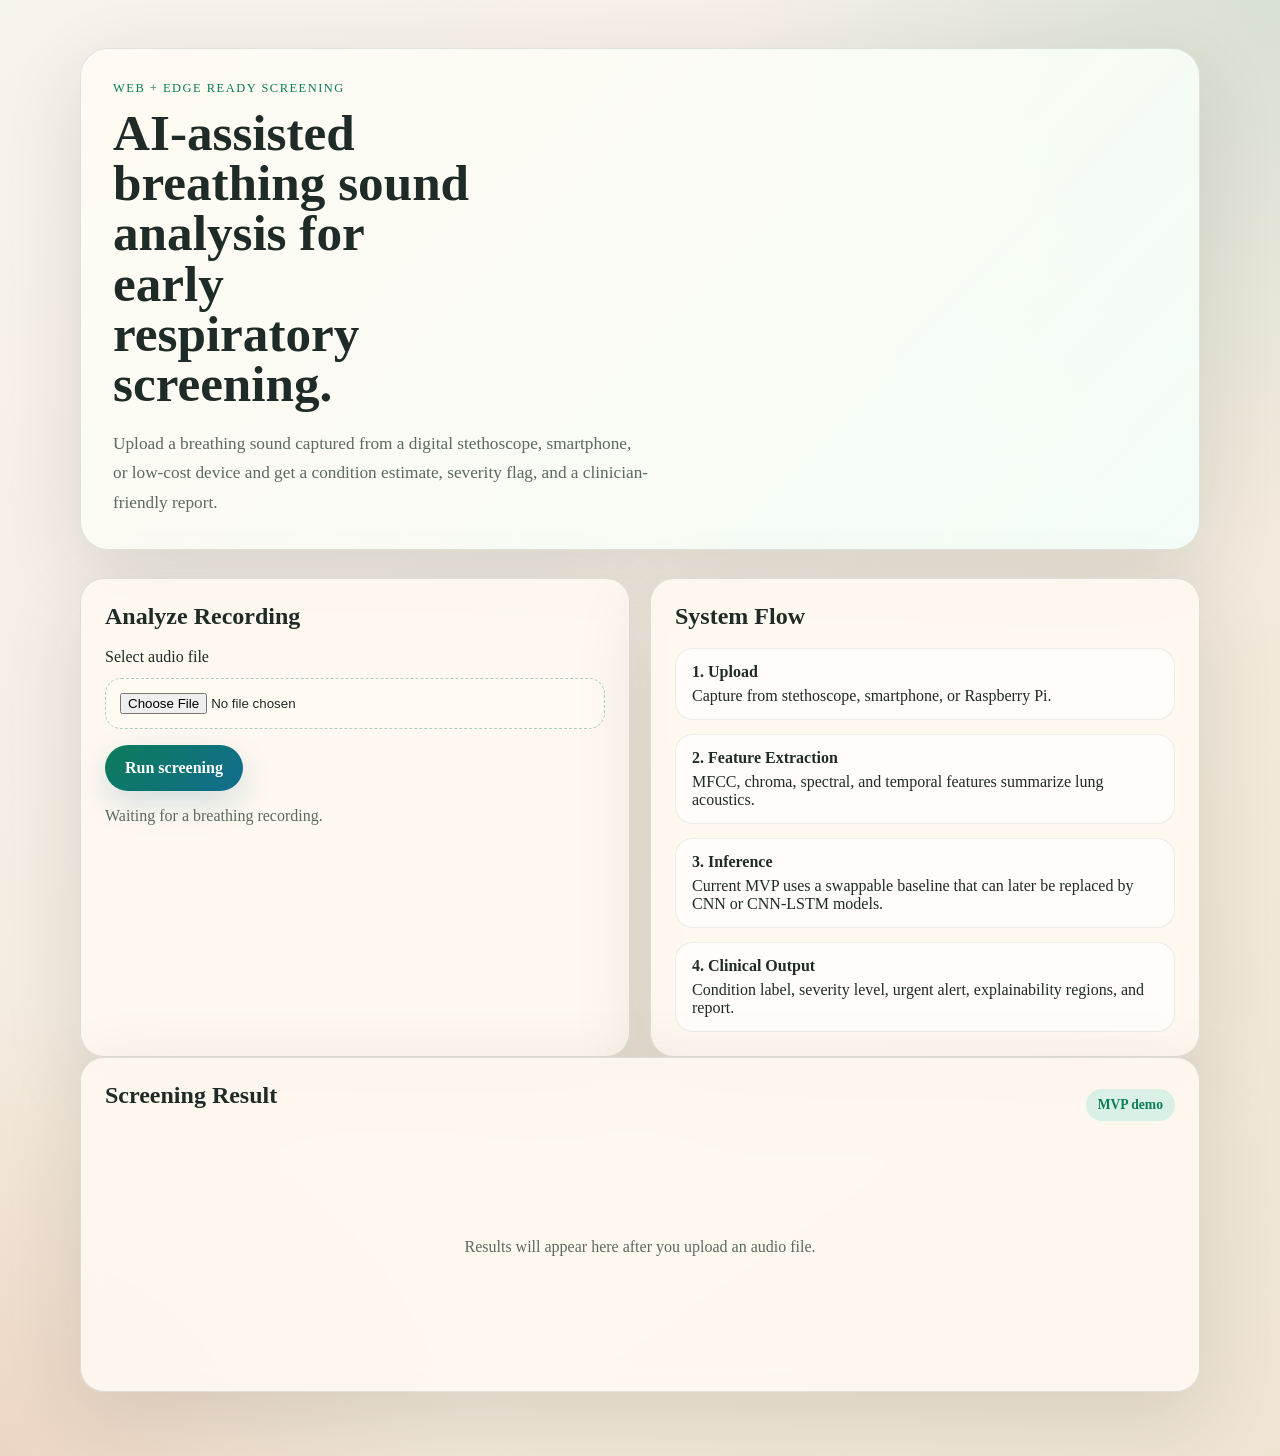
<file: static/index.html>
<!DOCTYPE html>
<html lang="en">
  <head>
    <meta charset="UTF-8" />
    <meta name="viewport" content="width=device-width, initial-scale=1.0" />
    <title>Respiratory AI Screening</title>
    <link rel="stylesheet" href="/static/styles.css" />
  </head>
  <body>
    <main class="page-shell">
      <section class="hero">
        <p class="eyebrow">Web + Edge Ready Screening</p>
        <h1>AI-assisted breathing sound analysis for early respiratory screening.</h1>
        <p class="hero-copy">
          Upload a breathing sound captured from a digital stethoscope, smartphone, or low-cost device and get a
          condition estimate, severity flag, and a clinician-friendly report.
        </p>
      </section>

      <section class="grid">
        <article class="panel upload-panel">
          <h2>Analyze Recording</h2>
          <form id="upload-form">
            <label class="file-picker" for="audio-file">
              <span>Select audio file</span>
              <input id="audio-file" name="file" type="file" accept=".wav,.mp3,.m4a,.flac,.ogg" required />
            </label>
            <button id="submit-button" type="submit">Run screening</button>
          </form>
          <p id="status-message" class="status idle">Waiting for a breathing recording.</p>
        </article>

        <article class="panel pipeline-panel">
          <h2>System Flow</h2>
          <div class="pipeline-list">
            <div class="pipeline-step">
              <strong>1. Upload</strong>
              <span>Capture from stethoscope, smartphone, or Raspberry Pi.</span>
            </div>
            <div class="pipeline-step">
              <strong>2. Feature Extraction</strong>
              <span>MFCC, chroma, spectral, and temporal features summarize lung acoustics.</span>
            </div>
            <div class="pipeline-step">
              <strong>3. Inference</strong>
              <span>Current MVP uses a swappable baseline that can later be replaced by CNN or CNN-LSTM models.</span>
            </div>
            <div class="pipeline-step">
              <strong>4. Clinical Output</strong>
              <span>Condition label, severity level, urgent alert, explainability regions, and report.</span>
            </div>
          </div>
        </article>
      </section>

      <section class="panel results-panel">
        <div class="panel-heading">
          <h2>Screening Result</h2>
          <span class="badge">MVP demo</span>
        </div>
        <div id="results" class="results empty">
          <p>Results will appear here after you upload an audio file.</p>
        </div>
      </section>
    </main>

    <script src="/static/app.js"></script>
  </body>
  </html>
</file>
<file: static/styles.css>
:root {
  --bg: #f4efe7;
  --surface: rgba(255, 250, 242, 0.88);
  --surface-strong: #fffaf2;
  --text: #1e2b26;
  --muted: #5c6a61;
  --accent: #0c7c59;
  --accent-soft: #d8f0e6;
  --warn: #c75c24;
  --border: rgba(30, 43, 38, 0.12);
  --shadow: 0 24px 80px rgba(32, 40, 36, 0.12);
}

* {
  box-sizing: border-box;
}

body {
  margin: 0;
  min-height: 100vh;
  font-family: Georgia, "Times New Roman", serif;
  color: var(--text);
  background:
    radial-gradient(circle at top right, rgba(12, 124, 89, 0.12), transparent 28%),
    radial-gradient(circle at bottom left, rgba(199, 92, 36, 0.14), transparent 24%),
    linear-gradient(145deg, #f7f3ed 0%, #efe4d2 100%);
}

.page-shell {
  width: min(1120px, calc(100% - 32px));
  margin: 0 auto;
  padding: 48px 0 64px;
}

.hero {
  margin-bottom: 28px;
  padding: 32px;
  border: 1px solid var(--border);
  border-radius: 28px;
  background: linear-gradient(135deg, rgba(255, 250, 242, 0.96), rgba(243, 255, 249, 0.9));
  box-shadow: var(--shadow);
}

.eyebrow {
  margin: 0 0 12px;
  letter-spacing: 0.12em;
  text-transform: uppercase;
  font-size: 0.78rem;
  color: var(--accent);
}

.hero h1 {
  margin: 0;
  max-width: 14ch;
  font-size: clamp(2.6rem, 4vw, 4.6rem);
  line-height: 0.98;
}

.hero-copy {
  max-width: 62ch;
  margin: 20px 0 0;
  font-size: 1.08rem;
  line-height: 1.7;
  color: var(--muted);
}

.grid {
  display: grid;
  grid-template-columns: repeat(2, minmax(0, 1fr));
  gap: 20px;
}

.panel {
  padding: 24px;
  border-radius: 24px;
  border: 1px solid var(--border);
  background: var(--surface);
  backdrop-filter: blur(12px);
  box-shadow: var(--shadow);
}

.panel h2 {
  margin-top: 0;
  margin-bottom: 18px;
  font-size: 1.5rem;
}

.file-picker {
  display: grid;
  gap: 12px;
  margin-bottom: 16px;
}

.file-picker input {
  padding: 14px;
  border-radius: 16px;
  border: 1px dashed rgba(12, 124, 89, 0.34);
  background: var(--surface-strong);
}

button {
  border: none;
  border-radius: 999px;
  padding: 14px 20px;
  font: inherit;
  font-weight: 700;
  color: white;
  cursor: pointer;
  background: linear-gradient(135deg, #0c7c59, #126c8f);
  transition: transform 0.18s ease, box-shadow 0.18s ease;
  box-shadow: 0 12px 32px rgba(18, 108, 143, 0.18);
}

button:hover {
  transform: translateY(-1px);
}

button:disabled {
  cursor: progress;
  opacity: 0.7;
}

.status {
  margin-bottom: 0;
  color: var(--muted);
}

.status.error {
  color: #9b2c2c;
}

.status.success {
  color: var(--accent);
}

.pipeline-list {
  display: grid;
  gap: 14px;
}

.pipeline-step {
  padding: 14px 16px;
  border-radius: 18px;
  background: rgba(255, 255, 255, 0.62);
  border: 1px solid rgba(30, 43, 38, 0.08);
}

.pipeline-step strong,
.result-card h3,
.explanation-card h3,
.report-card h3 {
  display: block;
  margin-bottom: 6px;
}

.panel-heading {
  display: flex;
  align-items: center;
  justify-content: space-between;
  gap: 12px;
}

.badge {
  display: inline-flex;
  align-items: center;
  padding: 8px 12px;
  border-radius: 999px;
  background: var(--accent-soft);
  color: var(--accent);
  font-size: 0.85rem;
  font-weight: 700;
}

.results {
  min-height: 240px;
}

.results.empty {
  display: grid;
  place-items: center;
  color: var(--muted);
}

.result-layout {
  display: grid;
  gap: 18px;
  grid-template-columns: 1.1fr 0.9fr;
}

.result-card,
.explanation-card,
.report-card {
  padding: 18px;
  border-radius: 20px;
  background: rgba(255, 255, 255, 0.72);
  border: 1px solid rgba(30, 43, 38, 0.08);
}

.metric-row {
  display: grid;
  grid-template-columns: repeat(2, minmax(0, 1fr));
  gap: 12px;
  margin-top: 14px;
}

.metric {
  padding: 12px;
  border-radius: 16px;
  background: #fff;
}

.metric-label {
  display: block;
  color: var(--muted);
  font-size: 0.9rem;
}

.metric-value {
  display: block;
  margin-top: 6px;
  font-size: 1.1rem;
  font-weight: 700;
}

.urgent-pill {
  display: inline-flex;
  margin-top: 14px;
  padding: 10px 12px;
  border-radius: 999px;
  font-size: 0.9rem;
  font-weight: 700;
  color: white;
  background: var(--warn);
}

.safe-pill {
  display: inline-flex;
  margin-top: 14px;
  padding: 10px 12px;
  border-radius: 999px;
  font-size: 0.9rem;
  font-weight: 700;
  color: var(--accent);
  background: var(--accent-soft);
}

.plain-list {
  margin: 0;
  padding-left: 18px;
}

pre {
  margin: 0;
  white-space: pre-wrap;
  line-height: 1.6;
  color: var(--muted);
}

@media (max-width: 860px) {
  .grid,
  .result-layout,
  .metric-row {
    grid-template-columns: 1fr;
  }

  .page-shell {
    width: min(100% - 20px, 1120px);
    padding-top: 20px;
  }

  .hero,
  .panel {
    padding: 20px;
  }
}
</file>
